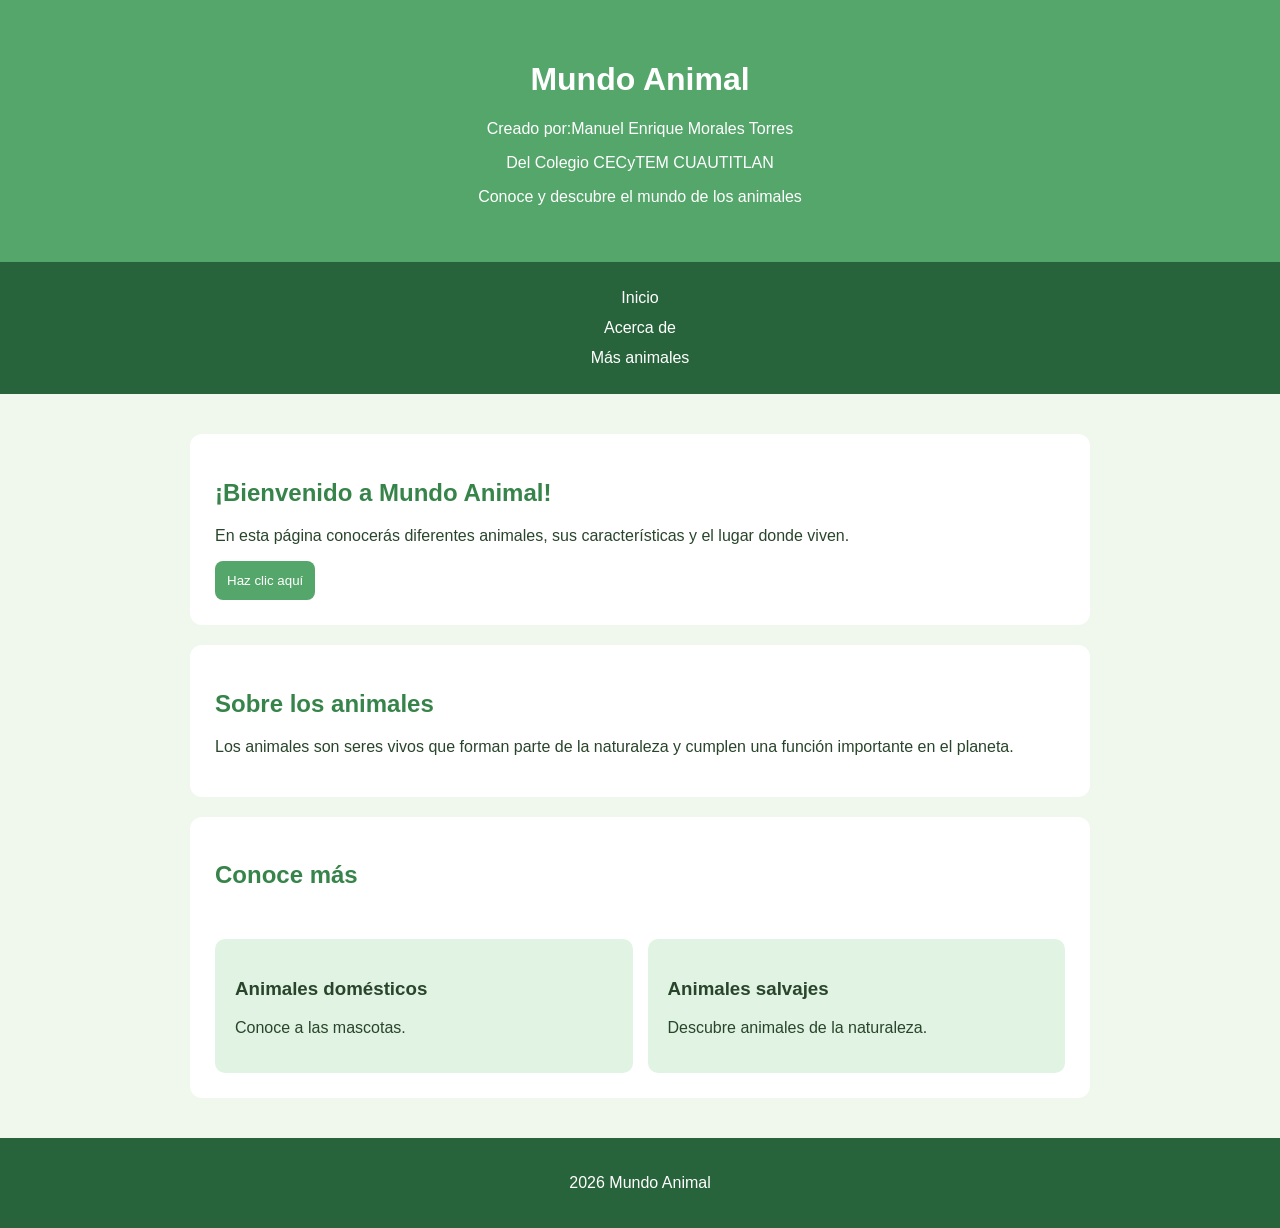
<file: index.html>
<!DOCTYPE html>
<html lang="es">
<head>
    <meta charset="UTF-8">
    <meta name="viewport" content="width=device-width, initial-scale=1.0">
    <title>Mundo Animal</title>
    <link rel="stylesheet" href="style.css">
</head>
<body>

<header>
    <h1> Mundo Animal</h1>
    <p>Creado por:Manuel Enrique Morales Torres</p>
    <p>Del Colegio CECyTEM CUAUTITLAN</p>
    <p>Conoce y descubre el mundo de los animales</p>
</header>

<nav>
    <a href="#inicio">Inicio</a>
    <a href="#acerca">Acerca de</a>
    <a href="#paginas">Más animales</a>
</nav>

<main>
    <section id="inicio">
        <h2>¡Bienvenido a Mundo Animal!</h2>
        <p>
            En esta página conocerás diferentes animales,
            sus características y el lugar donde viven.
        </p>
        <button onclick="saludar()">Haz clic aquí</button>
    </section>

    <section id="acerca">
        <h2>Sobre los animales</h2>
        <p>
            Los animales son seres vivos que forman
            parte de la naturaleza y cumplen una
            función importante en el planeta.
        </p>
    </section>

    <section id="paginas">
        <h2>Conoce más</h2>

        <div class="proyectos">
            <a href="pagina1.html" class="tarjeta">
                <h3>Animales domésticos</h3>
                <p>Conoce a las mascotas.</p>
            </a>

            <a href="pagina2.html" class="tarjeta">
                <h3>Animales salvajes</h3>
                <p>Descubre animales de la naturaleza.</p>
            </a>
        </div>
    </section>
</main>

<footer>
    <p>2026 Mundo Animal</p>
</footer>

<script src="script.js"></script>
</body>
</html>
</file>
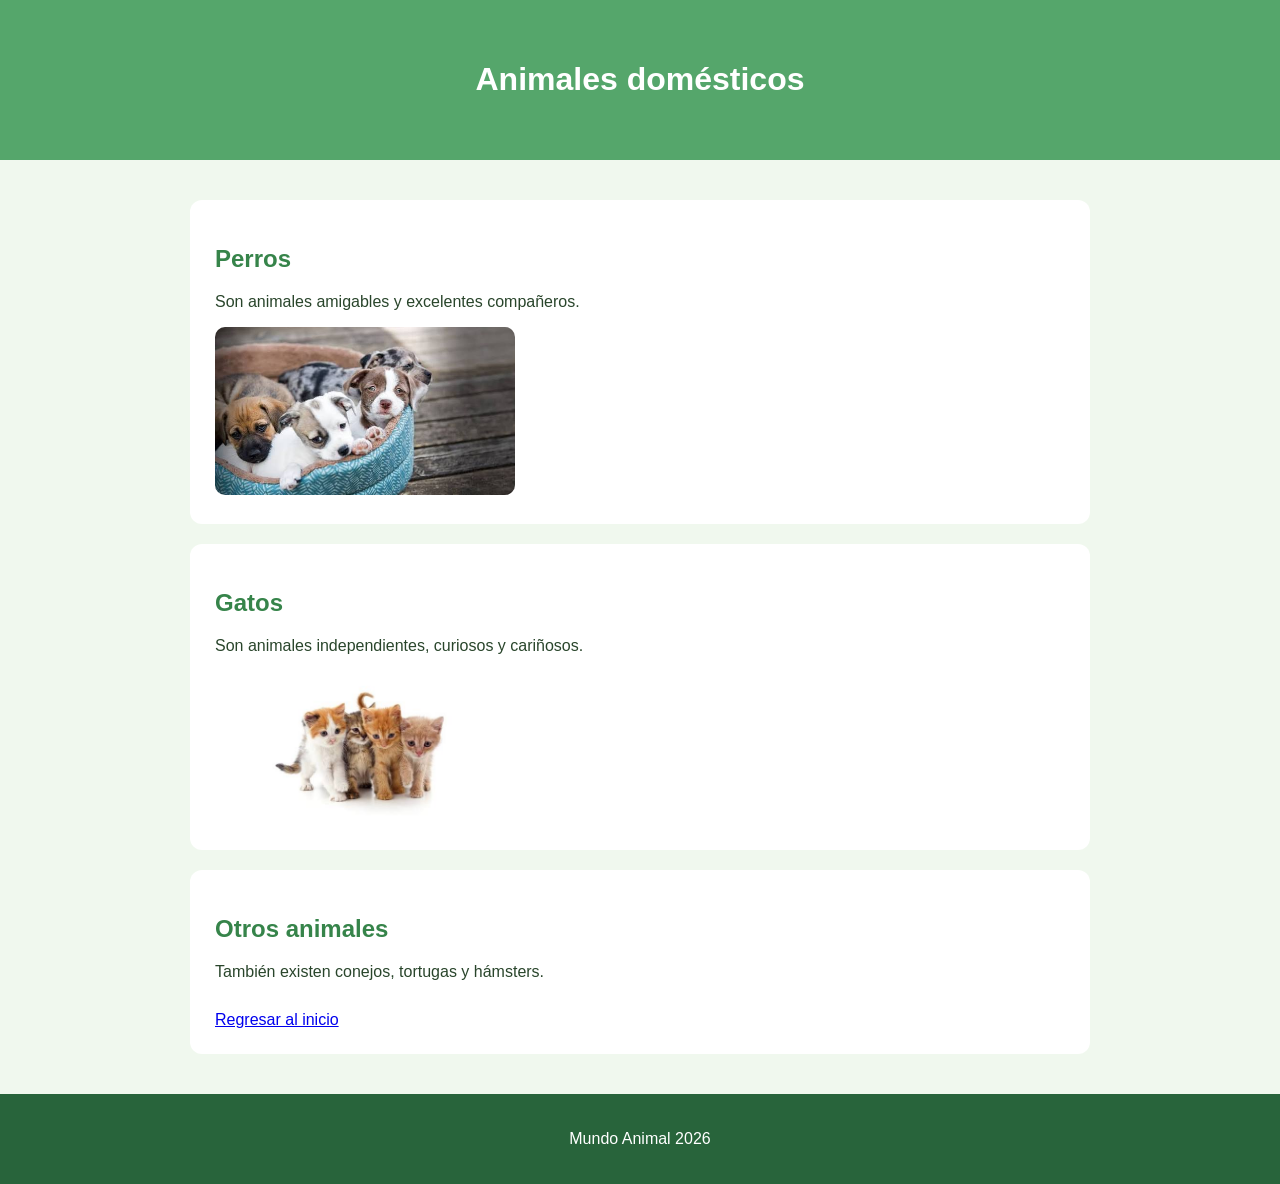
<file: pagina1.html>
<!DOCTYPE html>
<html lang="es">
<head>
    <meta charset="UTF-8">
    <title>Animales domésticos</title>
    <link rel="stylesheet" href="style.css">
</head>
<body>

<header>
    <h1>Animales domésticos</h1>
</header>

<main>
    <section>
        <h2>Perros </h2>
        <p>Son animales amigables y excelentes compañeros.</p>
        <img src="perros.jpg">
    </section>

    <section>
        <h2>Gatos </h2>
        <p>Son animales independientes, curiosos y cariñosos.</p>
        <img src="gatos.jpg">

    </section>

    <section>
        <h2>Otros animales</h2>
        <p>También existen conejos, tortugas y hámsters.</p>
        <a href="index.html">Regresar al inicio</a>
    </section>
</main>

<footer>
    <p>Mundo Animal 2026</p>
</footer>

</body>
</html>
</file>
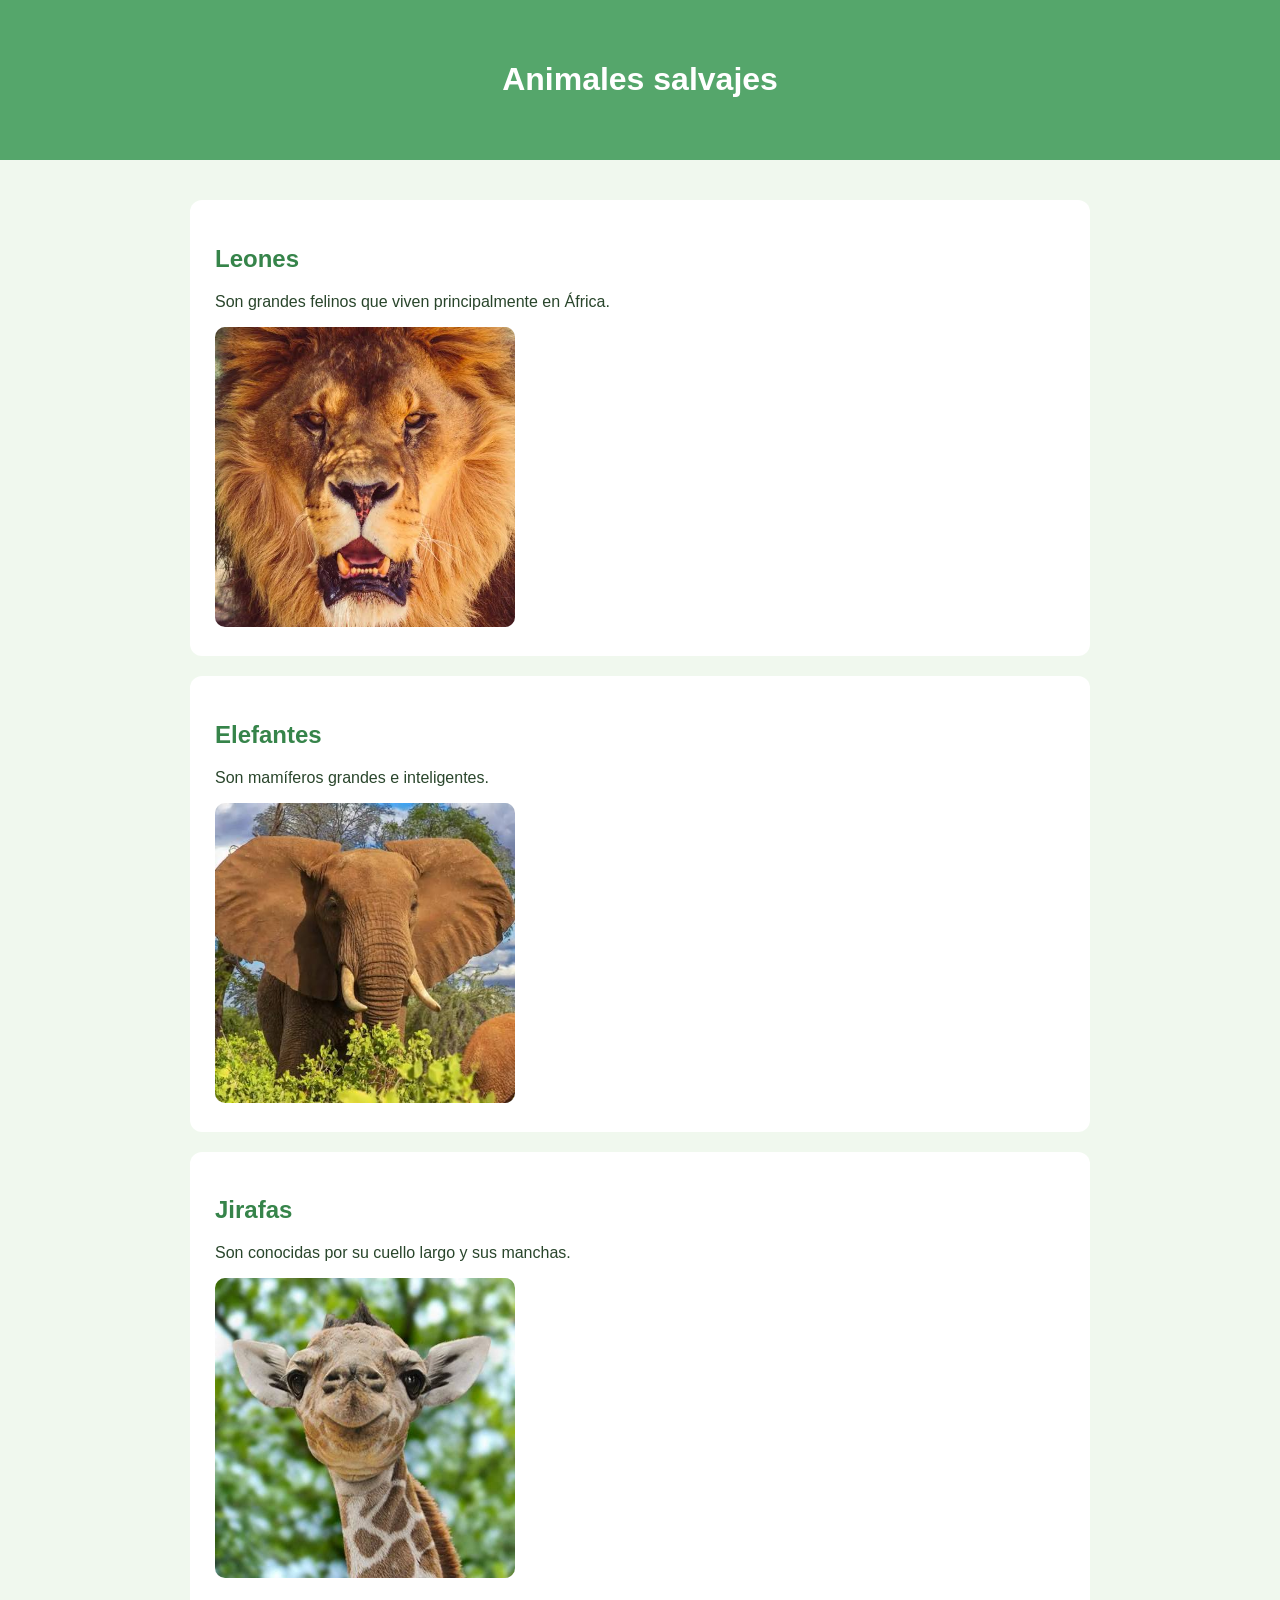
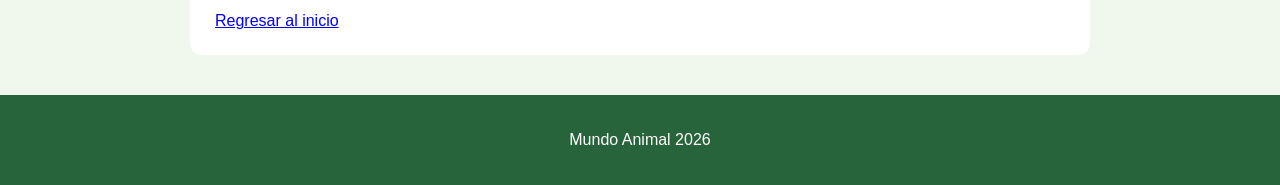
<file: pagina2.html>
<!DOCTYPE html>
<html lang="es">
<head>
    <meta charset="UTF-8">
    <title>Animales salvajes</title>
    <link rel="stylesheet" href="style.css">
</head>
<body>

<header>
    <h1>Animales salvajes</h1>
</header>

<main>
    <section>
        <h2>Leones </h2>
        <p>Son grandes felinos que viven principalmente en África.</p>
        <img src="leon.jpg">

    </section>

    <section>
        <h2>Elefantes </h2>
        <p>Son mamíferos grandes e inteligentes.</p>
        <img src="elefantes.jpg">

    </section>

    <section>
        <h2>Jirafas </h2>
        <p>Son conocidas por su cuello largo y sus manchas.</p>
        <img src="jirafas.jpg">   
        <a href="index.html">Regresar al inicio</a>
    </section>
</main>

<footer>
    <p>Mundo Animal 2026</p>
</footer>

</body>
</html>
</file>
<file: style.css>
body {
    font-family: Arial, sans-serif;
    background: #f0f8ee;
    color: #29452b;
    margin: 0;
}

header {
    background: #55a66b;
    color: white;
    text-align: center;
    padding: 40px;
}

nav {
    background: #28643b;
    padding: 15px;
    text-align: center;
}

nav a {
    color: white;
    text-decoration: none;
    margin: 12px;
}

main {
    max-width: 900px;
    margin: auto;
    padding: 20px;
}

section {
    background: white;
    padding: 25px;
    margin: 20px 0;
    border-radius: 12px;
}

h2 {
    color: #36844a;
}

button {
    background: #55a66b;
    color: white;
    border: none;
    padding: 12px;
    border-radius: 8px;
    cursor: pointer;
}

.proyectos {
    display: flex;
    gap: 15px;
}

.tarjeta {
    background: #e1f3e3;
    padding: 20px;
    flex: 1;
    text-decoration: none;
    color: #29452b;
    border-radius: 10px;
}

footer {
    background: #28643b;
    color: white;
    text-align: center;
    padding: 20px;
}

@media(max-width: 600px) {
    .proyectos {
        flex-direction: column;
    }
}
img{
    width: 300px;
    border-radius: 10px;
}
a{
    display: block;
    margin-top: 30px;
}
</file>
